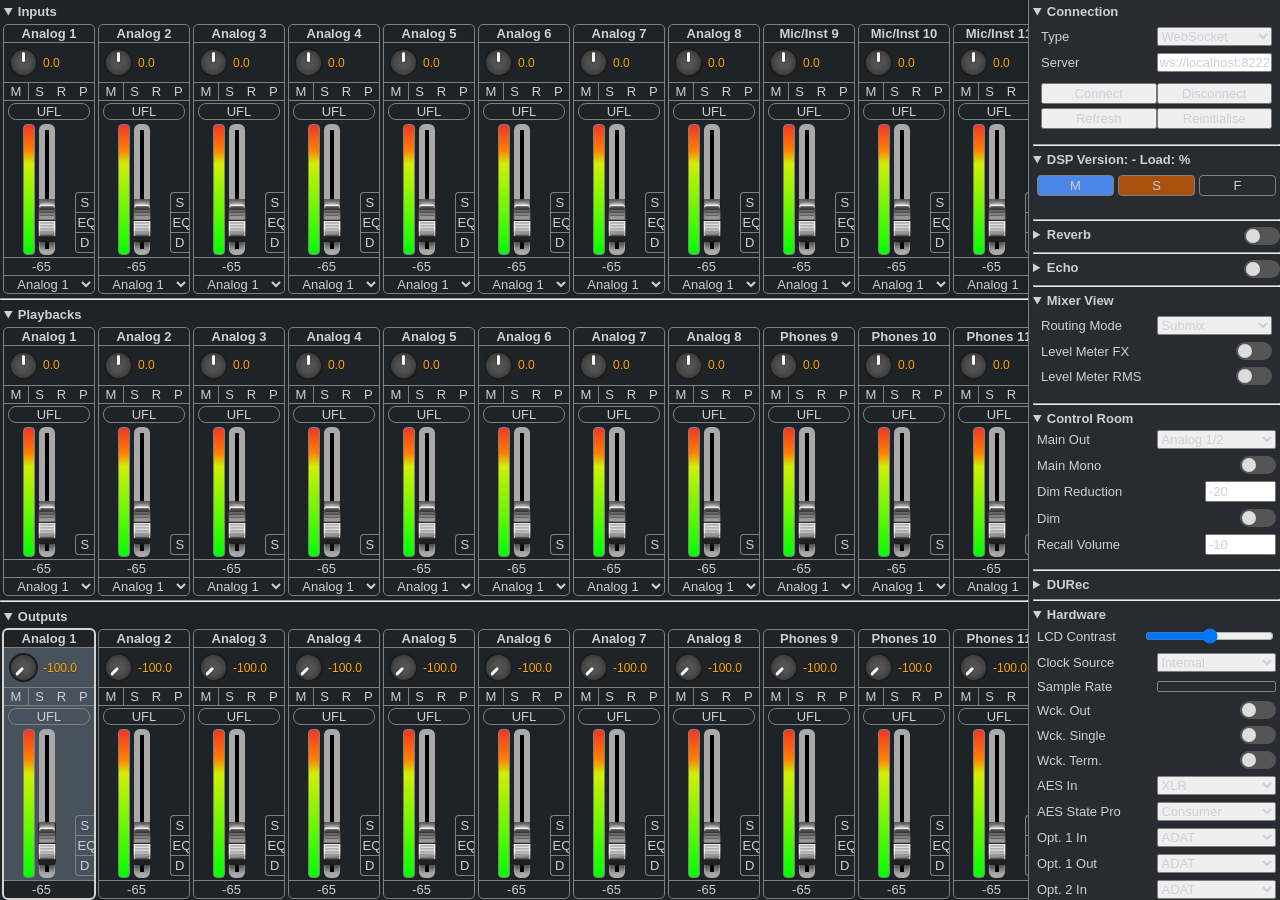
<file: index.html>
<!doctype html>
<html lang="en">
	<head>
		<title>oscmix Generic</title>
		<link rel="preload" href="css/theme/tm_dark_hi.css" as="style" />
		<link rel="stylesheet" href="css/theme/tm_dark_hi.css" />
		<link rel="stylesheet" href="css/base.css" />

		<link rel="preload" href="css/help.css" as="style" />
		<link rel="stylesheet" href="css/help.css" media="print" onload="this.media='all'" />
		<link rel="stylesheet" href="css/knob.css" />

		<link rel="modulepreload" href="js/oscmix.js" />
		<link rel="modulepreload" href="js/param.js" />
		<link rel="modulepreload" href="js/help.js" />
	</head>
	<body>
		<template id="channel-template">
			<div class="channel-outer">
				<input id="submix" class="submix" type="radio" form="view" name="submix" data-type="output" />
				<div class="channel">
					<form id="channel-name-form" class="channel-name-form">
						<input id="channel-name" class="channel-name" />
					</form>
					<label id="pan">					
						<div class="knob-target"></div>
                    </label>
					<div class="channel-mute">
						<label class="toggle-button mute-button">M
						    <input class="mute-checkbox" type="checkbox"/>
						</label>
						<label class="toggle-button solo-button">S
						    <input class="solo-checkbox" type="checkbox"/>
						</label>
						<label class="toggle-button record-button">R
						    <input class="record-checkbox" type="checkbox"/>
						</label>
						<label class="toggle-button play-button">P
						    <input class="play-checkbox" type="checkbox"/>
						</label>
					</div>
					<div id="channel-meter-value" class="channel-meter-value">
						<div id="volume-meter-value">UFL</div>
					</div>
					<div id="channel-volume" class="channel-volume">
						<div id="volume-meter" class="meter-wrapper">
							<div class="meter-fill" style="height: 0%"></div>
						</div>
						<input
						id="volume-range"
						type="range"
						orient="vertical"
						min="-65"
						max="6"
						step="0.1"
						value="-65"
						list="volume-values" />
						<div class="channel-panel-buttons">
							<label class="toggle-button"
								>S<input type="checkbox" class="channel-show-settings"
								/></label>
							<label class="toggle-button channel-show-eq-label" data-type="input output"
								>EQ<input type="checkbox" class="channel-show-eq"
								/></label>
							<label class="toggle-button channel-show-dynamics-label" data-type="input output"
								>D<input type="checkbox" class="channel-show-dynamics"
								/></label>
						</div>
					</div>
					<input
					class="channel-volume-number"
					id="volume-number"
					type="number"
					min="-65"
					max="6"
					value="-65"
					step="0.5" />
					<select class="channel-volume-output" id="volume-output" data-type="input playback"></select>
				</div>
				<div class="channel-panel channel-panel-settings">
					<fieldset>
						<label>Stereo
							<span>
								<input type="checkbox" id="stereo" class="stereo" />
							</span>
						</label>
						<label data-flags="hi-z">Instr.
							<span>
								<input type="checkbox" id="hi-z" />
							</span>
						</label>
						<label data-flags="48v">48V
							<span>
								<input type="checkbox" id="48v" />
							</span>
						</label>
						<label data-flags="reflevel">Ref. Level
							<select id="reflevel">
								<!-- options populated dynamically from device definition -->
							</select>
						</label>
						<label data-flags="gain">Gain
							<div class="knob-target"></div>
						</label>
						<!--							<label data-flags="eq/band1gain">bg1-->
						<!--								<div class="knob-target"></div>-->
						<!--							</label>-->
						<label data-flags="autoset">Autoset
							<span>
								<input type="checkbox" id="autoset" />
							</span>
						</label>
						<!---->
						<!--							<label data-flags="fx">FX-->
						<!--								<div class="knob-target"></div>-->
						<!--							</label>-->
						<label>FX
							<div class="fx-control">
								<input
								type="range"
								class="fx-slider"
								orient="vertical"
								min="-65"
								max="0"
								step="0.5"
								value="-65" />
								<input type="number" id="fx" min="-65" max="0" step="0.5" value="-65" />
							</div>
						</label>
						<!--						<label id="fx">-->
						<!--							<div class="knob-target"></div>-->
						<!--						</label>-->
						<label data-type="output">Crossfeed
							<select id="crossfeed">
								<option>Off</option>
								<option>crossfeed 1</option>
								<option>crossfeed 2</option>
								<option>crossfeed 3</option>
								<option>crossfeed 4</option>
								<option>crossfeed 5</option>
							</select>
						</label>
						<label class="stereo-field">M/S Proc<span><input type="checkbox" id="msproc" /></span></label>
						<label>Phase<span><input type="checkbox" id="phase" /></span></label>
						<label data-type="output">Loopback<span><input type="checkbox" id="loopback" value="0" /></span></label>
						<button id="roomeq-show" data-type="output" class="roomeq">Room EQ</button>
					</fieldset>
				</div>
				<div class="channel-panel channel-panel-eq" data-type="input output">
					<svg id="eq-plot" class="eq-plot">
						<path id="eq-grid" class="eq-grid" />
						<polyline id="eq-curve" class="eq-curve" />
					</svg>
					<details open>
						<summary>EQ<input type="checkbox" id="eq" class="eq" /></summary>
						<div class="eq-controls">
							<div>Band</div>
							<div>1</div>
							<div>2</div>
							<div>3</div>
							<div>Type</div>
							<select id="eq/band1type">
								<option value="PEAK">Peak</option>
								<option value="LOW_SHELF">Low Shelf</option>
								<option value="HIGH_PASS">High Pass</option>
								<option value="LOW_PASS">Low Pass</option>
							</select>
							<output>Peak</output>
							<select id="eq/band3type">
								<option value="PEAK">Peak</option>
								<option value="HIGH_SHELF">High Shelf</option>
								<option value="LOW_PASS">Low Pass</option>
								<option value="HIGH_PASS">High Pass</option>
							</select>
							<div>Gain</div>
							<input id="eq/band1gain" type="number" min="-20" max="20" step="0.5" />
							<input id="eq/band2gain" type="number" min="-20" max="20" step="0.5" />
							<input id="eq/band3gain" type="number" min="-20" max="20" step="0.5" />
							<div>Freq.</div>
							<input id="eq/band1freq" type="number" min="20" max="20000" />
							<input id="eq/band2freq" type="number" min="20" max="20000" />
							<input id="eq/band3freq" type="number" min="20" max="20000" />
							<div>Q</div>
							<input id="eq/band1q" type="number" min="0.4" max="9.9" step="0.1" />
							<input id="eq/band2q" type="number" min="0.4" max="9.9" step="0.1" />
							<input id="eq/band3q" type="number" min="0.4" max="9.9" step="0.1" />
							<!--
							<label data-flags="eq/band1gain">bg1
							<div class="knob-target"></div>
							</label>
							<osc-knob id="eq/band1gain" min="-20" max="20" step="0.5" value="0" unit="dB" size="40" position="bottom-right"></osc-knob>
							<osc-knob id="eq/band2gain" min="-20" max="20" step="0.5" value="0" unit="dB" size="40"  position="bottom-right"></osc-knob>
							<osc-knob id="eq/band3gain" min="-20" max="20" step="0.5" value="0" unit="dB" size="40" position="bottom-right"></osc-knob>
							<div>Freq.</div>
							<osc-knob id="eq/band1freq" min="20" max="20000" step="1" value="1000" unit="Hz" size="40"></osc-knob>
							<osc-knob id="eq/band2freq" min="20" max="20000" step="1" value="1000" unit="Hz" size="40"></osc-knob>
							<osc-knob id="eq/band3freq" min="20" max="20000" step="1" value="1000" unit="Hz" size="40"></osc-knob>
							<div>Q</div>
							<osc-knob id="eq/band1q" min="0.4" max="9.9" step="0.1" value="1.0" size="40"></osc-knob>
							<osc-knob id="eq/band2q" min="0.4" max="9.9" step="0.1" value="1.0" size="40"></osc-knob>
							<osc-knob id="eq/band3q" min="0.4" max="9.9" step="0.1" value="1.0" size="40"></osc-knob>
							-->
						</div>
					</details>
					<details open>
						<summary>Low Cut<input id="lowcut" class="lowcut" type="checkbox" /></summary>
						<fieldset>
							<label
								>Slope<select id="lowcut/slope">
									<option>6 dB/oct</option>
									<option>12 dB/oct</option>
									<option>18 dB/oct</option>
									<option>24 dB/oct</option>
								</select>
					</label>
							<label>Freq.<input id="lowcut/freq" type="number" min="20" max="500" /></label>
						</fieldset>
					</details>
				</div>
				<div class="channel-panel channel-panel-dynamics" data-type="input output">
					<details open>
						<summary>Dynamics<input id="dynamics" class="dynamics" type="checkbox" /></summary>
						<fieldset>
							<label>Gain<input id="dynamics/gain" type="number" min="-30" max="30" step="0.5" /></label>
							<label>Attack<input id="dynamics/attack" type="number" min="0" max="200" step="1" /></label>
							<label
								>Release<input id="dynamics/release" type="number" min="100" max="999" step="1"
								/></label>
							<label
								>Comp. Thres.<input id="dynamics/compthres" type="number" min="-60" max="0" step="0.5"
								/></label>
							<label
								>Comp. Ratio<input id="dynamics/compratio" type="number" min="1" max="10" step="0.1"
								/></label>
							<label
								>Exp. Thres.<input id="dynamics/expthres" type="number" min="-99" max="-20" step="0.5"
								/></label>
							<label
								>Exp. Ratio<input id="dynamics/expratio" type="number" min="1" max="10" step="0.1"
								/></label>
						</fieldset>
					</details>
					<details open>
						<summary>Auto Level<input id="autolevel" class="autolevel" type="checkbox" /></summary>
						<fieldset>
							<label>Max Gain
							    <input id="autolevel/maxgain" type="number" min="0" max="18" step="0.5"/>
							</label>
							<label>Headroom
							    <input id="autolevel/headroom" type="number" min="3" max="12" step="0.5"/></label>
							<label>Rise Time
							    <input id="autolevel/risetime" type="number" min="0.1" max="9.9" step="0.1"/>
							</label>
						</fieldset>
					</details>
				</div>
			</div>
		</template>
		<div id="channels">
			<details open><summary>Inputs</summary></details>
			<div id="inputs" class="channel-strip"></div>
			<hr />
			<details open><summary>Playbacks</summary></details>
			<div id="playbacks" class="channel-strip"></div>
			<hr />
			<details open><summary>Outputs</summary></details>
			<div id="outputs" class="channel-strip"></div>
		</div>
		<div id="sidebar">
				<details open>
				<summary>Connection<span id="connection-icon"></span></summary>
				<form id="connection">
					<fieldset class="custom-form">
						<label class="form-row">Type
							<select id="connection-type">
								<option id="connection-type-websocket" selected>WebSocket</option>
								<option id="connection-type-midi">MIDI</option>
							</select>
						</label>
						<label class="connection-midi form-row">MIDI Input
							<select id="connection-midi-input"></select>
						</label>
						<label class="connection-midi form-row">MIDI Output
							<select id="connection-midi-output"></select>
						</label>
						<label class="connection-websocket form-row">Server
							<input id="connection-websocket-address" size="1" value="ws://localhost:8222" />
						</label>
					</fieldset>
					<fieldset>
						<button id="connection-connect">Connect</button>
						<button id="connection-disconnect">Disconnect</button>
						<button id="connection-refresh">Refresh</button>
						<button id="connection-reinitialise">Reinitialise</button>
					</fieldset>
				</form>
			</details>
			<hr />

			<details open>
				<summary>
					DSP Version: <span id="hardware-dspvers"></span> - Load: <span id="hardware-dspload"></span>%
				</summary>
				<form id="global">
					<div class="controlroom-button-group">
						<label class="toggle-button" title="Global Mute Enable">
							M<input id="controlroom-muteenable" type="checkbox" />
						</label>
						<label class="toggle-button" title="Global Solo Enable">
							S<input id="main-soloenable" type="checkbox" />
						</label>
						<label class="toggle-button" title="Global AdHoc Fadergroup">
							F<input id="main-adhocfaderenable" type="checkbox" />
						</label>
					</div>
					<fieldset>
						<!--<label>DSP Load<output id="hardware-dspload"></output></label>-->
						<!--<label>DSP Version<output id="hardware-dspvers"></output></label>	-->
					</fieldset>
				</form>
			</details>
			<hr />
			<details>
				<summary>Reverb
					<label class="switch">
						<input id="reverb-enabled" type="checkbox" />
						<span class="slider"></span>
					</label>
				</summary>
				<fieldset>
					<label>Type
                        <select id="reverb-type">
							<option>Small Room</option>
							<option>Medium Room</option>
							<option>Large Room</option>
							<option>Walls</option>
							<option>Shorty</option>
							<option>Attack</option>
							<option>Swagger</option>
							<option>Old School</option>
							<option>Echoistic</option>
							<option>8plus9</option>
							<option>Grand Wide</option>
							<option>Thicker</option>
							<option>Envelope</option>
							<option>Gated</option>
							<option>Space</option>
						</select>
					</label>
					<label>Pre Delay<input id="reverb-predelay" type="number" min="0" max="999" step="1" /></label>
					<label>Low Cut<input id="reverb-lowcut" type="number" min="20" max="500" step="1" /></label>
					<label>Room Scale<input id="reverb-roomscale" type="number" min="0.5" max="3" step="0.01" /></label>
					<label>Attack<input id="reverb-attack" type="number" min="5" max="400" step="1" /></label>
					<label>Hold<input id="reverb-hold" type="number" min="5" max="400" step="1" /></label>
					<label>Release<input id="reverb-release" type="number" min="5" max="400" step="1" /></label>
					<label>High Cut<input id="reverb-highcut" type="number" min="2000" max="20000" step="100" /></label>
					<label>Time<input id="reverb-time" type="number" min="0.1" max="4.9" step="0.1" /></label>
					<label>High Damp<input id="reverb-highdamp" type="number" min="2000" max="20000" step="100"/></label>
					<label>Smooth<input id="reverb-smooth" type="number" min="0" max="100" step="1" /></label>
					<label>Volume<input id="reverb-volume" type="number" min="-65" max="6" step="0.5" /></label>
					<label>Width<input id="reverb-width" type="number" min="0" max="1" step="0.01" /></label>
				</fieldset>
			</details>
			<hr />	
			<details>
				<summary>Echo
					<label class="switch">
						<input id="echo-enabled" type="checkbox" />
						<span class="slider"></span>
					</label>
				</summary>
				<fieldset>
					<label>Type
                        <select id="echo-type">
							<option>Stereo Echo</option>
							<option>Stereo Cross</option>
							<option>Pong Echo</option>
						</select></label>
					<label>Delay<input id="echo-delay" type="number" min="0" max="2" step="0.01" /></label>
					<label>Feedback<input id="echo-feedback" type="number" min="0" max="100" step="1" /></label>
					<label>Width<input id="echo-width" type="number" min="0" max="1" step="0.01" /></label>
					<label>High Cut
                        <select id="echo-highcut">
							<option>Off</option>
							<option>16 kHz</option>
							<option>12 kHz</option>
							<option>8 kHz</option>
							<option>4 kHz</option>
							<option>2 kHz</option>
						</select>
					</label>
					<label>Volume<input id="echo-volume" type="number" min="-65" max="6" step="0.5" /></label>
				</fieldset>
			</details>
			<hr />
			<details open>
				<summary>Mixer View</summary>
				<form id="view">
					<fieldset class="custom-form">
						<label class="form-row">Routing Mode
							<select id="routing-mode" name="routingmode">
								<option value="submix">Submix</option>
								<option value="free">Free</option>
							</select>
						</label>
						<label class="form-row">Level Meter FX
							<div class="switch">
								<input id="meter-fx" name="meterfx" type="checkbox" />
								<span class="slider"></span>
							</div>
						</label>
						<label class="form-row">Level Meter RMS
							<div class="switch">
								<input id="meter-rms" name="meterrms" type="checkbox" />
								<span class="slider"></span>
							</div>
						</label>
					</fieldset>
				</form>
			</details>
			<hr />

			<details open>
				<summary>Control Room</summary>
				<fieldset class="custom-form">
					<label class="form-row">Main Out
						<select id="controlroom-mainout">
							<option>Analog 1/2</option>
							<option>Analog 3/4</option>
							<option>Analog 5/6</option>
							<option>Analog 7/8</option>
							<option>Phones 9/10</option>
							<option>Phones 11/12</option>
							<option>AES L/R</option>
							<option>ADAT 1/2</option>
							<option>ADAT 3/4</option>
							<option>ADAT 5/6</option>
							<option>ADAT 7/8</option>
							<option>ADAT 9/10</option>
							<option>ADAT 11/12</option>
							<option>ADAT 13/14</option>
							<option>ADAT 15/16</option>
						</select>
					</label>
					<label class="form-row">Main Mono
						<div class="switch">
							<input id="controlroom-mainmono" type="checkbox" />
							<span class="slider"></span>
						</div>
					</label>
					<label class="form-row">Dim Reduction
						<input id="controlroom-dimreduction" type="number" min="-65" max="0" step="0.1" value="-20" />
					</label>
					<label class="form-row">Dim
						<div class="switch">
							<input id="controlroom-dim" type="checkbox" />
							<span class="slider"></span>
						</div>
					</label>
					<label class="form-row">Recall Volume
						<input id="controlroom-recallvolume" type="number" min="-65" max="0" step="0.1" value="-10" />
					</label>
				</fieldset>
			</details>
			<hr />
			<details>
				<summary>DURec</summary>
				<fieldset class="custom-form">
					<label class="form-row">File:
						<select id="durec-file">
							<option value="-1">New Recording...</option>
						</select>
					</label>
					<label>Samplerate: <output id="durec-samplerate">---</output></label>
					<label>Channels: <output id="durec-channels">--</output></label>
					<label class="form-row">Time:
						<input type="range" id="durec-time" min="0" max="0" step="1" />
					</label>
					<output id="durec-time-display">00:00:00</output>
					<div class="durec-controls">
						<button id="durec-record">Record</button>
						<button id="durec-play">Play</button>
						<button id="durec-stop">Stop</button>
						<button id="durec-delete">Delete</button>
					</div>
				</fieldset>
			</details>
			<hr />
			<details open>
				<summary>Hardware</summary>
				<fieldset class="custom-form">
					<label class="form-row">LCD Contrast
						<input
						type="range"
						id="hardware-lcdcontrast"
						orient="horizontal"
						min="-20"
						max="20"
						step="1"
						value="0" />
					</label>
					<label class="form-row">Clock Source
						<select id="clock-source">
							<option>Internal</option>
							<option>Word Clock</option>
							<option>AES (S/PDIF)</option>
							<option>Opt. 1 (AES)</option>
							<option>Opt. 2 (Optical)</option>
							<option>MADI Opt.</option>
							<option>MADI Coax.</option>
						</select>
					</label>
					<label class="form-row">Sample Rate<output id="clock-samplerate"></output></label>
					<label class="form-row">Wck. Out
						<div class="switch">
							<input id="clock-wckout" type="checkbox" />
							<span class="slider"></span>
						</div>
					</label>
					<label class="form-row">Wck. Single
						<div class="switch">
							<input id="clock-wcksingle" type="checkbox" />
							<span class="slider"></span>
						</div>
					</label>
					<label class="form-row">Wck. Term.
						<div class="switch">
							<input id="clock-wckterm" type="checkbox" />
							<span class="slider"></span>
						</div>
					</label>
					<label class="form-row">AES In
						<select id="hardware-aesin">
							<option>XLR</option>
							<option>Opt. 2</option>
						</select>
					</label>
					<label class="form-row">AES State Pro
						<select id="hardware-spdifout">
							<option>Consumer</option>
							<option>Professional</option>
						</select></label>
					<label class="form-row">Opt. 1 In
						<select id="hardware-opticalin">
							<option>ADAT</option>
							<option>S/PDIF</option>
						</select>
					</label>
					<label class="form-row">Opt. 1 Out
						<select id="hardware-opticalout">
							<option>ADAT</option>
							<option>S/PDIF</option>
						</select>
					</label>
					<label class="form-row">Opt. 2 In
						<select id="hardware-opticalin2">
							<option>ADAT</option>
							<option>S/PDIF</option>
							<option>AES</option>
						</select>
					</label>
					<label class="form-row">Opt. 2 Out
						<select id="hardware-opticalout2">
							<option>ADAT</option>
							<option>S/PDIF</option>
							<option>AES</option>
						</select>
					</label>
					<label class="form-row">MADI In
						<select id="hardware-madiinput">
							<option>Optical</option>
							<option>Coaxial</option>
							<option>Auto</option>
							<option>Split</option>
						</select>
					</label>
					<label class="form-row">MADI Out
						<select id="hardware-madioutput">
							<option>Optical</option>
							<option>Mirror</option>
							<option>Split</option>
						</select>
					</label>
					<label class="form-row">MADI Frame
						<select id="hardware-madiframe">
							<option>96K Frame</option>
							<option>48K Frame</option>
						</select>
					</label>
					<label class="form-row">MADI Format
						<select id="hardware-madiformat">
							<option>56 (28) ch</option>
							<option>64 (32 ch)</option>
						</select>
					</label>
					<label class="form-row">Record EQ+D
						<div class="switch">
							<input id="hardware-eqdrecord" type="checkbox" />
							<span class="slider"></span>
						</div>
					</label>
					<label class="form-row">DSP Available
						<output id="hardware-dspavail"></output>
					</label>
					<label class="form-row">DSP Status
						<output id="hardware-dspstatus"></output>
					</label>
					<label class="form-row">CC Mode
						<select id="hardware-ccmode">
							<option>Off</option>
							<option>On</option>
						</select>
					</label>
					<label class="form-row">Interface Mode
						<select id="hardware-interfacemode">
							<option>Auto</option>
							<option>USB2</option>
							<option>USB3</option>
							<option>CC</option>
						</select>
					</label>
					<label class="form-row">CC Mix
						<select id="hardware-ccmix">
							<option>TotalMix</option>
							<option>6 ch. + phones</option>
							<option>8 ch.</option>
							<option>20 ch.</option>
						</select>
					</label>

					<label class="form-row">CC Routing
						<select id="hardware-ccrouting">
							<option>All Ch.</option>
							<option>Phones</option>
						</select>
					</label>
					<label class="form-row">Standalone MIDI
						<select id="hardware-standalonemidi">
							<option>Off</option>
							<option>MIDI 1</option>
							<option>MIDI 2</option>
						</select>
					</label>
					<label class="form-row">Standalone ARC
						<select id="hardware-standalonearc">
							<option>Volume</option>
							<option>1s Op</option>
							<option>Normal</option>
						</select>
					</label>
				</fieldset>
			</details>
			<hr />
			<details>
				<summary>Keys</summary>
				<fieldset class="custom-form">
					<label>Lock Keys
						<select id="hardware-lockkeys">
							<option>Off</option>
							<option>Keys</option>
							<option>All</option>
						</select>
					</label>
					<label class="form-row">Remap Keys
						<div class="switch">
							<input id="hardware-remapkeys" type="checkbox" />
							<span class="slider"></span>
						</div>
					</label>
					<label>MIC / GAIN
						<select id="hardware-programkey01"></select>
					</label>
					<label>REC / PLAY
						<select id="hardware-programkey02"></select>
					</label>
					<label>CHAN / MIX
						<select id="hardware-programkey03"></select>
					</label>
					<label>SETUP / REV
						<select id="hardware-programkey04"></select>
					</label>
				</fieldset>
			</details>
            <hr />
            <details>
				<summary>Setups</summary>
				<form id="setup" title="Setup Slots">
					<div class="controlroom-button-group">
						<fieldset class="custom-form">
							<label class="toggle-button form-row" title="Setup 1">Setup 1
								<input type="radio" name="setup-slot" value="0" class="setup-slot" />
							</label>
							<label class="toggle-button form-row" title="Setup 2">Setup 2
								<input type="radio" name="setup-slot" value="1" class="setup-slot" />
							</label>
							<label class="toggle-button form-row" title="Setup 3">Setup 3
								<input type="radio" name="setup-slot" value="2" class="setup-slot" />
							</label>
							<label class="toggle-button form-row" title="Setup 4">Setup 4
								<input type="radio" name="setup-slot" value="3" class="setup-slot" />
							</label>
							<label class="toggle-button form-row" title="Setup 5">Setup 5
								<input type="radio" name="setup-slot" value="4" class="setup-slot" />
							</label>
							<label class="toggle-button form-row" title="Setup 6">Setup 6
								<input type="radio" name="setup-slot" value="5" class="setup-slot" />
							</label>
						</fieldset>
					</div>
					<div class="controlroom-button-group">
						<label class="toggle-button" title="Store current state into selected setup slot on device">
							Store<input id="store-button" type="checkbox" />
						</label>
						<label class="toggle-button" title="Load selected setup state from device (Doesn't work yet - needs to be implemented)">
							Load<input id="load-button" type="checkbox" />
						</label>
					</div>
					<!--
					<div class="store-action">
					<button type="button" id="store-button" class="toggle-button">Store</button>
					</div>-->
				</form>
			</details>
			<hr />
			<details>
				<summary>ARC USB</summary>
				<fieldset class="custom-form">
					<label class="form-row" title="Open ARC USB Control Window">ARC Control
						<button id="open-arc-control">Open ARC</button>
					</label>
				</fieldset>
			</details>
			<hr />
				<details>
				<summary>UI Settings</summary>
				<fieldset class="custom-form">
					<label class="form-row" title="Shows Help for URL Parameters">Help:
						<button class="help-button" id="url-help-button">Open</button>
					</label>
				</fieldset>
				<form id="ui-settings">
					<fieldset>
						<label title="Select your preferred UI Theme">Theme:
							<select id="ui-style-select">
								<option value="css/theme/tm_dark_hi.css">TM Dark (High Contrast)</option>
								<option value="css/theme/tm_dark.css">TM Dark</option>
								<option value="css/theme/tm_light.css">TM Light</option>
								<option value="css/theme/led_light.css">LED Light</option>
								<option value="css/theme/default.css">Minimal</option>
								<option value="css/theme/cust.css">Custom</option>
							</select>
						</label>
					</fieldset>
				</form>
			</details>
			<hr />
			<div id="help-container"></div>
			<details>
				<summary>Debug</summary>
				<form id="debug">
					<fieldset>
						<legend>Console Log</legend>
						<label title="Logs incoming OSC Messages in Broser Console. For better Performance, disable if not needed.">
							<input type="checkbox" id="debug-incoming"> Incoming OSC
						</label>
						<label title="Logs outgoing OSC Messages in Broser Console. For better Performance, disable if not needed.">
							<input type="checkbox" id="debug-outgoing"> Outgoing OSC
						</label>
						<label title="Logs other OSC Messages in Broser Console. For better Performance, disable if not needed.">
							<input type="checkbox" id="debug-other"> Other OSC
						</label>
						<label title="Logs Level-Meter OSC Messages in Broser Console. Floods the Console! Eenable only if needed.">
							<input type="checkbox" id="debug-level"> Levels
						</label>
						<label title="Logs ARC USB related OSC Messages in Broser Console. For better Performance, disable if not needed.">
							<input type="checkbox" id="debug-arc"> ARC messages
						</label>
					</fieldset>	
						<hr />
					<fieldset>
						<legend>Register/Value</legend>
						<label>Reg (0x...)
							<input id="debug-register" />
						</label>
						<label>Val (0x...)
							<input id="debug-value" />
						</label>
						<label>Send to Unit
							<button id="debug-set-register">Fire!</button>
						</label>
					</fieldset>
				</form>
			</details>
			<hr />
		</div>
		<datalist id="volume-values">
			<option value="6" label="6 dB"></option>
			<option value="0" label="0 dB"></option>
			<option value="-6" label="-6 dB"></option>
			<option value="-18" label="-18 dB"></option>
			<option value="-42" label="-42 dB"></option>
		</datalist>
		<datalist id="programkey-options">
				<option>Default</option>
				<option>Load Setup 1</option>
				<option>Load Setup 2</option>
				<option>Load Setup 3</option>
				<option>Load Setup 4</option>
				<option>Load Setup 5</option>
				<option>Load Setup 6</option>
				<option>DIM</option>
				<option>Recall</option>
				<option>Mute Enable</option>
				<option>Main Mono</option>
				<option>Main Mute</option>
				<option>Main Out Low Cut</option>
				<option>Main Out EQ</option>
				<option>Main Out Dynamics</option>
				<option>Main Out AutoLevel</option>
				<option>Phones 9/10 Mute</option>
				<option>Phones 9/10 Low Cut</option>
				<option>Phones 9/10 EQ</option>
				<option>Phones 9/10 Dynamics</option>
				<option>Phones 9/10 AutoLevel</option>
				<option>Phones 11/12 Mute</option>
				<option>Phones 11/12 Low Cut</option>
				<option>Phones 11/12 EQ</option>
				<option>Phones 11/12 Dynamics</option>
				<option>Phones 11/12 AutoLevel</option>
				<option>Reverb enable</option>
				<option>Echo enable</option>
				<option>Durec Record</option>
				<option>Durec Play/Pause</option>
				<option>Durec Stop</option>
				<option>Durec Previous</option>
				<option>Durec Next</option>
				<option>TotalMix FX</option>
		</datalist>
		<script>
			window.addEventListener("DOMContentLoaded", function () {
				if (typeof configureFromUrl === "function") {
					configureFromUrl();
				}
				if (typeof initHelp !== "undefined") {
					initHelp();
				}
			});
		</script>
		<script type="module" src="js/oscmix.js" defer></script>
		<script src="js/param.js" defer></script>
		<script src="js/help.js" defer></script>
		<script type="module" src="js/knob.js" defer></script>
	</body>
</html>
</file>
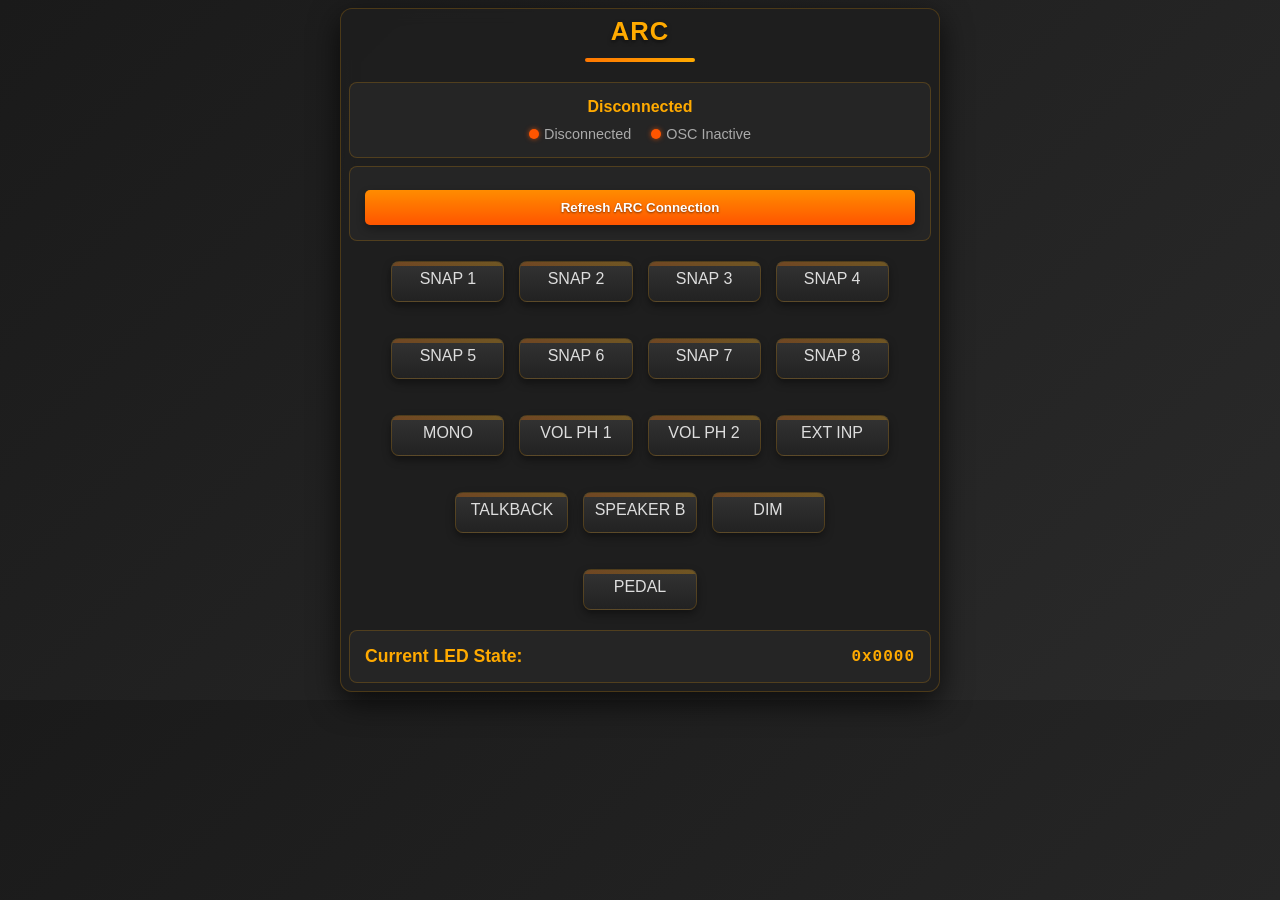
<file: arc.html>
<!DOCTYPE html>
<html lang="en">
	<head>
		<link rel="stylesheet" href="css/arc.css" />
		<meta charset="UTF-8">
		<meta name="viewport" content="width=device-width, initial-scale=1.0">
		<title>ARC Control Panel</title>

	</head>
	<body>
		<div class="panel-container">
			<h1>ARC</h1>

			<div class="device-info">
				<div class="device-name" id="device-name">Disconnected</div>
				<div class="device-status">
					<div class="status-indicator">
						<div class="status-dot" id="connection-status-dot"></div>
						<span id="connection-status-text">Disconnected</span>
					</div>
					<div class="status-indicator">
						<div class="status-dot" id="osc-status-dot"></div>
						<span id="osc-status-text">OSC Inactive</span>
					</div>
				</div>
			</div>
			<div class="instructions">
				<button class="refresh-btn" id="refresh-status">Refresh ARC Connection</button>
			</div>
			<div class="led-controls">
				<!-- Row 1 -->
				<div class="led-row">
					<button class="led-btn" data-led-index="0">
						SNAP 1
						<span class="led-index"></span>
					</button>
					<button class="led-btn" data-led-index="1">
						SNAP 2
						<span class="led-index"></span>
					</button>
					<button class="led-btn" data-led-index="2">
						SNAP 3
						<span class="led-index"></span>
					</button>
					<button class="led-btn" data-led-index="3">
						SNAP 4
						<span class="led-index"></span>
					</button>
				</div>
				<!-- Row 2 -->
				<div class="led-row">
					<button class="led-btn" data-led-index="4">
						SNAP 5
						<span class="led-index"></span>
					</button>
					<button class="led-btn" data-led-index="5">
						SNAP 6
						<span class="led-index"></span>
					</button>
					<button class="led-btn" data-led-index="6">
						SNAP 7
						<span class="led-index"></span>
					</button>
					<button class="led-btn" data-led-index="7">
						SNAP 8
						<span class="led-index"></span>
					</button>
				</div>
				<!-- Row 3 -->
				<div class="led-row">
					<button class="led-btn" data-led-index="8">
						MONO
						<span class="led-index"></span>
					</button>
					<button class="led-btn" data-led-index="9">
						VOL PH 1
						<span class="led-index"></span>
					</button>
					<button class="led-btn" data-led-index="10">
						VOL PH 2
						<span class="led-index"></span>
					</button>
					<button class="led-btn" data-led-index="11">
						EXT INP
						<span class="led-index"></span>
					</button>
				</div>
				<!-- Row 4 -->
				<div class="led-row led-row-last">
					<button class="led-btn" data-led-index="12">
						TALKBACK
						<span class="led-index"></span>
					</button>
					<button class="led-btn" data-led-index="13">
						SPEAKER B
						<span class="led-index"></span>
					</button>
					<button class="led-btn" data-led-index="14">
						DIM
						<span class="led-index"></span>
					</button>
				</div>
				<div class="led-row">
					<button class="led-btn" data-led-index="15">
						PEDAL
						<span class="led-index"></span>
					</button>
				</div>
			</div>


			<div class="status-bar">
				<div class="current-state">Current LED State:</div>
				<div class="hex-value">0x0000</div>
			</div>
		</div>


			<script>
				let currentLedState = 0x0000;
				function sendOSCCommand(value) {
					if (window.opener) {
						window.opener.postMessage({
							type: 'OSC_COMMAND',
							command: '/setup/arcleds',
							args: [value]
						}, '*');
					}
				}
				function updateConnectionStatus(data) {
					const connectionDot = document.getElementById('connection-status-dot');
					const connectionText = document.getElementById('connection-status-text');
					const oscDot = document.getElementById('osc-status-dot');
					const oscText = document.getElementById('osc-status-text');
					const deviceName = document.getElementById('device-name');
					if (data.deviceName) {
						deviceName.textContent = data.deviceName;
					}
					if (data.connected) {
						connectionDot.classList.add('connected');
						connectionText.textContent = 'Connected';
					} else {
						connectionDot.classList.remove('connected');
						connectionText.textContent = 'Disconnected';
					}
					if (data.oscActive) {
						oscDot.classList.add('connected');
						oscText.textContent = 'OSC Active';
					} else {
						oscDot.classList.remove('connected');
						oscText.textContent = 'OSC Inactive';
					}
				}
				document.addEventListener('DOMContentLoaded', () => {
					const ledButtons = document.querySelectorAll('.led-btn');
					const hexValueDisplay = document.querySelector('.hex-value');
					const refreshBtn = document.getElementById('refresh-status');
					ledButtons.forEach(btn => {
						const index = parseInt(btn.dataset.ledIndex);
						btn.addEventListener('click', () => {
							const bitMask = 1 << index;
							currentLedState ^= bitMask;
							btn.classList.toggle('active', (currentLedState & bitMask) !== 0);
							const hexValue = currentLedState.toString(16).padStart(4, '0').toUpperCase();
							hexValueDisplay.textContent = `0x${hexValue}`;
							sendOSCCommand(currentLedState);
							btn.style.transform = 'scale(0.95)';
							setTimeout(() => {
								btn.style.transform = '';
							}, 200);
						});
					});
					window.addEventListener('message', (event) => {
						if (event.data.type === 'CONNECTION_STATUS') {
							updateConnectionStatus(event.data);
						}
					});
					refreshBtn.addEventListener('click', () => {
						if (window.opener) {
							window.opener.postMessage({ type: 'REQUEST_STATUS_UPDATE' }, '*');
						}
					});
					if (window.opener) {
						window.opener.postMessage({ type: 'REQUEST_INITIAL_DATA' }, '*');
					}
				});
			</script>
	</body>
</html>
</file>
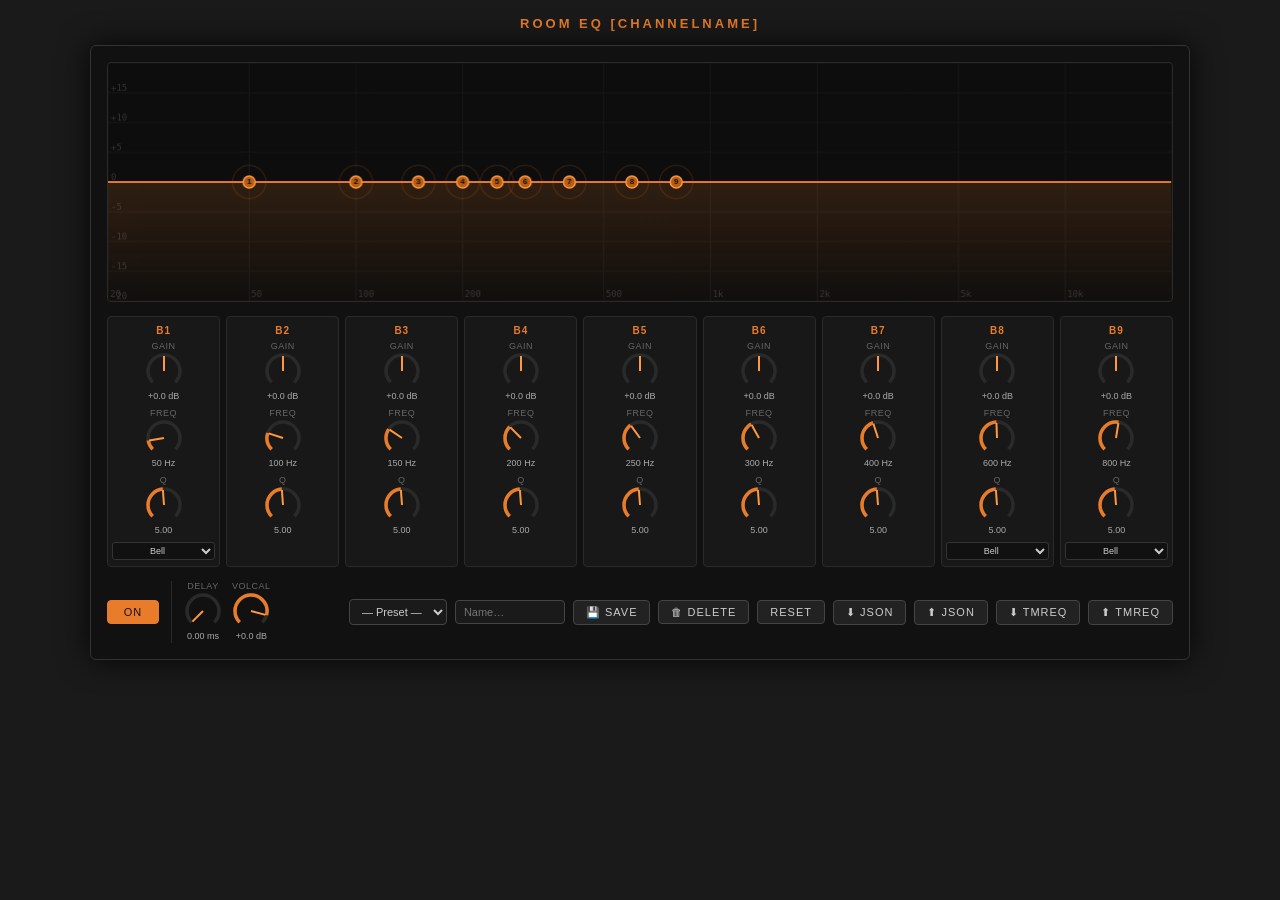
<file: roomEq.html>
<!DOCTYPE html>
<html lang="en">
<head>
<meta charset="UTF-8"/>
<meta name="viewport" content="width=device-width, initial-scale=1.0"/>
<title>Room EQ</title>
<link rel="stylesheet" href="css/roomEq.css">
</head>
<body>

<h1>Room EQ [ChannelName]</h1>

<div class="eq-container">
  <canvas id="eqCanvas"></canvas>
  <div class="bands" id="bandsContainer"></div>
  <div class="toolbar">
    <div class="toolbar-left">
      <button class="bypass-btn state-on" id="bypassBtn" onclick="toggleBypass()">On</button>
      <div class="extra-knobs" id="extraKnobContainer"></div>
    </div>
    <div class="toolbar-right">
      <select class="preset-select" id="presetSelect">
        <option value="">— Preset —</option>
      </select>
      <input class="preset-name-input" id="presetName" type="text" placeholder="Name…"/>
      <button onclick="savePreset()">💾 Save</button>
      <button onclick="deletePreset()">🗑 Delete</button>
      <button onclick="resetEQ()">Reset</button>
      <button onclick="exportJSON()">⬇ JSON</button>
      <button onclick="document.getElementById('importFileInput').click()">⬆ JSON</button>
      <button onclick="exportTmreq()">⬇ tmreq</button>
      <button onclick="document.getElementById('importTmreqInput').click()">⬆ tmreq</button>
      <input type="file" id="importFileInput"   accept=".json"  onchange="importJSON(event)"/>
      <input type="file" id="importTmreqInput"  accept=".tmreq" onchange="importTmreq(event)"/>
    </div>
  </div>
</div>
<div class="tooltip" id="tooltip"></div>
<script src="js/roomEq.js" defer></script>
</body>
</html>
</file>
<file: css/theme/tm_dark_hi.css>
:root {

	/* Dimensions */
	--channel-width: 90px;
	--sidebar-width: 19em;

	/* Base Colors */
	--background-color: #1E2328;
	--background-sidebar-color: #282c30;
	--background-submix-color: #47525C;
	--text-color: #d0ced6;
	--text-highlight-color: #fbf8f8;
	--border-color: gray;
	--border-highlight-color: lightgray;

	/* Base Toggle-Button colors */
	--toggle-hover-color: #606a6f;
	--toggle-active-color: #f8f8f8;
	--toggle-checked-color: #ccc;

	/* Mute, Solo & AdHoc Fader colors */
	--mute-color: #4a86e8;
	--mute-highlight-color: #1a45ee;
	--mute-highlight-color-shadow: rgba(0, 95, 252, 0.8);
	--solo-color: #dd5f00b5;
	--solo-highlight-color: #f67c0a;
	--solo-highlight-color-shadow: rgba(255, 102, 0, 0.8);
	--adhoc-color: #ffffff00;
	--adhoc-highlight-color: #d39f27;
	--adhoc-highlight-color-shadow: rgb(122 99 42 / 82%);

	/* Store/Load Button colors */
	--store-color: #f8000085;
	--store-highlight-color: #f80000;
	--store-highlight-color-shadow: rgb(255 0 0 / 82%);
	--load-color: rgba(0, 248, 0, 0.53);
	--load-highlight-color: #00f800;
	--load-highlight-color-shadow: rgb(255 0 0 / 82%);

	/* Meter-colors */
	--meter-red: #f33628;
	--meter-orange: #ff8100;
	--meter-yellow: #d1f000;
	--meter-green: #03ff00;
	--meter-bg-color: #222;
	
	/* EQ-colors */
	--eq-plot-bg: linear-gradient(to right, #400000, #004000, #000040);

	/* Knob-colors */
	--knob-bg-color: #555;
	--knob-border-color: orange;
	--knob-marker-color: #fff;

	/* FX-colors */
	--fx-ring-green: #00ff00;
	--fx-ring-yellow: #ffff00;
	--fx-ring-orange: #ff7f00;
	--fx-ring-red: #ff0000;
	--fx-center-bg: #444;
	--fx-center-border: #00ffa1;

	/* Switch widget colors */
	--switch-off-color: #555;
	--switch-on-color: #5588FF;
	--switch-thumb-color: #ddd;
}

* {
	font-family: sans-serif;
	color: var(--text-color);
	font-size: small;
}

body {
	display: flex;
	margin: 0;
	background-color: var(--background-color);
	scrollbar-color: var(--border-color) var(--background-color);
}

html, body {
	height: 100%;
}

summary {
	font-weight: bold;
	overflow: hidden;
}

summary > input {
	float: right;
}

fieldset {
	display: grid;
	grid-template-columns: repeat(2, minmax(0, 1fr));
	border: 0;
	padding: 0;
}

fieldset > label {
	display: contents;
}
fieldset > label[hidden] {
	display: none;
}

fieldset span:has(input[type="checkbox"]) {
	text-align: right;
}

fieldset output {
	border: 1px solid var(--border-color);
	border-radius: 2px;
}

output {
	font-size: smaller;
	padding: 2px;
}

.toggle-button {
	font-size: small;
	border: 1px solid var(--border-color);
	text-align: center;
	padding: 2px;
}

.toggle-button > input[type="checkbox"] {
	display: none;
}

.toggle-button:hover {
	background-color: var(--toggle-hover-color);
}

.toggle-button:active {
	background-color: var(--toggle-active-color);
}

.toggle-button:has(> input[type="checkbox"]:checked) {
	background-color: var(--toggle-checked-color);
	color: var(--background-color);
}

/* Mute & Solo Buttons */
.toggle-button.mute-button:has(> .mute-checkbox:checked) {
	background-color: var(--mute-color) !important;
	color: var(--text-highlight-color);
}

.toggle-button.solo-button:has(> .solo-checkbox:checked) {
	background-color: var(--solo-color) !important;
	color: var(--text-highlight-color);
}

/* Rec & Play Buttons */
.toggle-button.record-button:has(> .record-checkbox:checked) {
	background-color: red !important;
	color: var(--text-highlight-color);
}

.toggle-button.play-button:has(> .play-checkbox:checked) {
	background-color: green !important;
	color: var(--text-highlight-color);
}

/* Setup Slots & Store Buttons */
.toggle-button.slot-button:has(> .slot-checkbox:checked) {
	background-color: var(--mute-color);
	color: var(--text-highlight-color);
}

.toggle-button.store-button:has(> .store-checkbox:checked) {
	background-color: red;
	color: var(--text-highlight-color);
}

.toggle-button.load-button:has(> .load-checkbox:checked) {
	background-color: greenyellow;
	color: var(--text-highlight-color);
}

/* Highlight if Global Mute/Solo enabled */
body.global-mute-enabled .toggle-button.mute-button:has(> .mute-checkbox:checked) {
	background-color: var(--mute-highlight-color) !important;
	box-shadow: 0 0 8px 2px var(--mute-highlight-color-shadow);
}

body.global-solo-enabled .toggle-button.solo-button:has(> .solo-checkbox:checked) {
	background-color: var(--solo-highlight-color) !important;
	box-shadow: 0 0 8px 2px var(--solo-highlight-color-shadow);
}

#sidebar {
	background-color: var(--background-sidebar-color);
	border-left: 1px solid var(--border-color);
	overflow-y: auto;
	padding: 4px 0 4px 4px;
	flex: 0 0 var(--sidebar-width);
}

#sidebar > details > :not(:first-child) {
	padding: 4px;
}

#sidebar fieldset {
	row-gap: 4px;
	padding: 4px;
	margin: 0;
}

#connection-icon {
	float: right;
	font-weight: normal;
	font-size: smaller;
}

#connection-icon::after {
	margin-left: 2px;
}

#connection-icon[data-state="connected"]::after {
	content: "\1F7E2";
}

#connection-icon[data-state="failed"]::after {
	content: "\274C";
}

label:has(#connection-type:not([data-value="MIDI"])) ~ .connection-midi {
	display: none;
}

label:has(#connection-type:not([data-value="WebSocket"])) ~ .connection-websocket {
	display: none;
}

#channels {
	display: flex;
	flex-direction: column;
	flex-grow: 1;
	overflow: auto;
}

#channels > details {
	padding: 4px;
}

/* HACK: it seems display: flex doesn't work properly in <details> */
#channels > details:not([open]) + .channel-strip {
	display: none;
}

#channels > hr {
	margin: 3px 0;
}

.channel-strip {
	flex-basis: 400px;
	display: flex;
	flex-shrink: 1;
	min-height: 200px;
	overflow-x: auto;
	column-gap: 5px;
	padding: 2px 4px;
}

.channel-outer {
	display: flex;
	outline: 1px solid var(--border-color);
	border-radius: 4px;
	overflow: clip;
}

.channel-outer [data-flags]:not(
.channel-outer[data-flags~="input"] [data-flags~="input"],
.channel-outer[data-flags~="output"] [data-flags~="output"],
.channel-outer[data-flags~="playback"] [data-flags~="playback"],
.channel-outer[data-flags~="48v"] [data-flags~="48v"],
.channel-outer[data-flags~="hi-z"] [data-flags~="hi-z"],
.channel-outer[data-flags~="reflevel"] [data-flags~="reflevel"],
.channel-outer[data-flags~="gain"] [data-flags~="gain"],
.channel-outer[data-flags~="autoset"] [data-flags~="autoset"])
{
	display: none;
}

:root:has(#routing-mode > option:checked[value="submix"]) .channel-outer:has(.submix:checked) {
	outline: 2px solid var(--border-highlight-color);
	background-color: var(--background-submix-color);
}

.submix {
	display: none;
}

.channel-outer.channel-right:has(.stereo:checked) {
	display: none;
}

.channel {
	display: flex;
	flex-direction: column;
	width:  var(--channel-width);
}

.channel > * {
	border: 0;
}

.channel > :not(:last-child) {
	border-bottom: 1px solid var(--border-color);
}

.channel:has(.channel-show-settings:not(:checked)) ~ .channel-panel-settings {
	width: 0;
	padding: 0;
	border-left-width: 0;
	overflow: hidden;
}

.channel:has(.channel-show-eq:not(:checked)) ~ .channel-panel-eq {
	width: 0;
	padding: 0;
	border-left-width: 0;
	overflow: hidden;
}

.channel:has(.channel-show-dynamics:not(:checked)) ~ .channel-panel-dynamics {
	width: 0;
	padding: 0;
	border-left-width: 0;
	overflow: hidden;
}

.channel-name-form {
	display: flex;
	flex-direction: column;
}

.channel-name {
	text-align: center;
	font-weight: bold;
	border: 0;
	background-color: var(--background-color);
}

.channel-name:read-only {
	outline: none;
}

.channel-pan {
	text-align: center;
	height: 80px;
	width: 80px;
}

.channel-pan[type="range"] {
	appearance: none;
	border-radius: 4px;
	border: 1px solid green;
	background-color: darkgray;
}

.channel-volume input[type="range"] {
	appearance: none;
	width: 4px;
	border-radius: 6px;
	border: 6px solid darkgray;
	background-color: black
}

.channel-volume input[type="range"]::-webkit-slider-thumb {
	appearance: none;
	width: 18px;
	height: 54px;
	background: url('../../img/fader_silver.png') no-repeat;
	background-size: 18px 54px;
	background-position: 0 1px;
	transform: translateY(3px);
	margin-left: -18px;
}

.channel-volume input[type="range"]::-moz-range-thumb {
	width: 18px;
	height: 54px;
	background: url('../../img/fader_silver.png') no-repeat;
	background-size: 18px 54px;
	background-position: 0 1px;
	transform: translateY(3px);
	margin-left: -18px;
	border: none;
}

input[type=range]:focus {
	outline: none;
}

.channel-mute {
	display: flex;
	justify-content: center;
}

.channel-mute > label {
	border-width: 0;
	padding-block: 1px;
	flex-grow: 1;
}

.channel-mute > label:first-of-type {
	border-right-width: 1px;
}

.channel-meter-value {
	display: flex;
	justify-content: space-evenly;
	margin: 2px 4px;
	border: 1px solid var(--border-color);
	border-radius: 8px;
	font-size: 0.75em;
}

.channel-volume {
	display: flex;
	flex-grow: 1;
	min-height: 0;
}

.channel-volume meter {
	min-width: 22%;
	height: auto;
}

.channel-volume meter::-webkit-meter-optimum-value {
	transition: 0.1s inline-size;
	background: linear-gradient(to top,
	var(--meter-green) 0%,
	var(--meter-yellow) 65%,
	var(--meter-red) 100%
	);
}

.channel-volume meter + meter {
	margin-left: 0;
}

.channel-volume meter:not(:only-of-type) {
	block-size: 8px;
}

.channel-volume meter::-webkit-meter-suboptimum-value {
	background: var(--meter-yellow);
}

.channel-volume meter::-webkit-meter-even-less-good-value {
	background: var(--meter-red);
}

.channel-volume meter:-moz-meter-optimum {
	background: var(--meter-green);
}

.channel-volume meter:-moz-meter-sub-optimum {
	background: var(--meter-yellow);
}

.channel-volume meter:-moz-meter-sub-sub-optimum {
	background: var(--meter-red);
}

.channel-volume > :first-child {
	margin-left: auto;
}

.channel-volume > input[type="range"] {
	margin-right: auto;
}

.channel-volume > :where(meter, input[type="range"]) {
	writing-mode: vertical-lr;
	direction: rtl;
	margin: 2px 0;
}

.channel-volume-number {
	text-align: center;
	background-color: var(--background-color);
}

.channel-volume-output {
	text-align: center;
	background-color: var(--background-color);
}

.channel-volume-output option:disabled {
	display: none;
}

.channel-panel-buttons {
	margin-top: auto;
	margin-bottom: 4px;
	width: 1.5em;
}

.channel-panel-buttons .toggle-button {
	display: block;
	border-width: 1px 0 0 1px;
}

.channel-panel-buttons .toggle-button:first-child {
	border-top-left-radius: 4px;
}

.channel-panel-buttons .toggle-button:last-child {
	border-bottom-width: 1px;
	border-bottom-left-radius: 4px;
}

.channel:has(~ .channel-panel-eq :is(.eq, .lowcut):checked) .channel-show-eq-label,
.channel:has(~ .channel-panel-dynamics :is(.dynamics, .autolevel):checked) .channel-show-dynamics-label,
.channel:has(~ .channel-panel-settings :is(.roomeq, .loopback, .crossfeed):checked) .channel-show-settings-label
{
	box-shadow: inset 0 0 1.5em selecteditem;
}

.channel-panel-settings:has(.stereo:not(:checked)) .stereo-field {
		width: 0;
	padding: 0;
	border-left-width: 0;
	overflow: hidden;
}

.channel-panel {
	border-left: 1px solid var(--border-color);
	border-top-right-radius: 4px;
	border-bottom-right-radius: 4px;
	padding: 4px;
	width: 200px;
	overflow-y: auto;
	min-width: 0;   
	transition: width 0.3s ease,
	            padding 0.3s ease,
	            border-left-width 0.3s ease !important;
	box-sizing: border-box;   
}

.channel-panel fieldset {
	font-size: 0.9em;
}

.eq-plot {
	border: 2px solid;
	border-radius: 8px;
	background: var(--eq-plot-bg);
	box-sizing: border-box;
	width: 100%;
	height: 75px;
}

.roomeq {
	grid-column: 2;
}

.eq-grid {
	stroke: black;
}

.eq-curve {
	fill: none;
	stroke: selecteditem;
	stroke-width: 3;
}

.eq-controls {
	display: grid;
	grid-gap: 1px;
}

.eq-controls output {
	border: 0;
	outline: 1px solid var(--border-color);
}

.eq-controls :is(select, input[type="number"]) {
	outline: 1px solid var(--border-color);
	border: 0;
	background-color: field;
	box-sizing: border-box;
	padding: 1px;
	width: 100%;
}

.eq-controls :is(select, input[type="number"]):focus {
	outline-color: black;
	border: 1px solid black;
	padding: 0;
	z-index: 1;
}

.channel-panel-eq .eq-controls {
	grid-template-columns: 0fr 1fr 1fr 1fr;
}

.channel-panel-eq .eq-controls :nth-child(4n+1) {
	margin-right: 2px;
}

.channel-panel-eq .eq-controls :not(:nth-child(4n+1)) {
	text-align: center;
}

.durec-controls {
	display: grid;
	grid-template-columns: repeat(2, 1fr);
	gap: 0.5rem;
	margin-top: 1rem;
}

#durec-time {
	width: 100%;
	margin: 0.5rem 0;
}

.fx-control {
	display: flex;
	align-items: center;
	gap: 8px;
}

.fx-slider {
	height: 80px;
	width: 20px;
	-webkit-appearance: slider-vertical;
	writing-mode: bt-lr;
}

/* Knob Styling */
.knob-container {
	display: flex;
	align-items: center;
	width: 100%;
	height: 100%;
	padding: 5px;
}

.knob {
	border-radius: 50%;
	background: var(--knob-bg-color);
	position: relative;
	cursor: pointer;
	box-shadow:
	inset 0 0 10px rgba(0,0,0,0.5),
	0 2px 5px rgba(0,0,0,0.3);
	transform: rotate(-135deg);
	display: flex;
	align-items: center;
	justify-content: center;
	overflow: hidden;
	border: 2px solid var(--knob-border-color);
	min-width: 25px;
	min-height: 25px;
}

.knob::after {
	content: '';
	position: absolute;
	bottom: 2px;
	width: 3px;
	height: 10px;
	background: var(--knob-marker-color);
	border-radius: 2px;
	box-shadow: 0 0 2px rgba(0,0,0,0.5);
}

.knob-value {
	font-size: 12px;
	font-weight: bold;
	min-width: 50px;
	text-align: left;
	padding: 5px;
	text-shadow: 0 1px 1px rgba(0,0,0,0.3);
}

osc-knob {
	border-radius: 50%;
	background: var(--knob-bg-color);
	position: relative;
	cursor: pointer;
	box-shadow:
	inset 0 0 10px rgba(0,0,0,0.5),
	0 2px 5px rgba(0,0,0,0.3);
	transform: rotate(-135deg);
	display: flex;
	align-items: center;
	justify-content: center;
	overflow: hidden;
	border: 2px solid var(--fx-center-border);
	width:40px;
	height:40px;
	min-width: 25px;
	min-height: 25px;
}

osc-knob::after {
	content: '';
	position: absolute;
	bottom: 2px;
	width: 2px;
	height: 10px;
	background: var(--knob-marker-color);
	border-radius: 2px;
	box-shadow: 0 0 2px rgba(0,0,0,0.5);
}

.meter-wrapper {
	width: 10px;
	border: 1px solid var(--border-color);
	border-radius: 4px;
	overflow: hidden;
	margin: 2px 4px;
	background: linear-gradient(to top,
	var(--meter-green) 0%,
	var(--meter-yellow) 70%,
	var(--meter-orange) 80%,
	var(--meter-red) 100%);
	position: relative;
}

.meter-fill {
	position: absolute;
	top: 0;
	left: 0;
	width: 100%;
	height: 100%;
	background-color: var(--meter-bg-color);
}

/* FX Styling */
.fx-container {
	position: relative;
	width: 44px;
	height: 44px;
}

.fx-ring {
	position: absolute;
	width: 44px;
	height: 44px;
	border-radius: 50%;
	background: conic-gradient(
	from 225deg,
	var(--fx-ring-green) 0deg,
	var(--fx-ring-yellow) 90deg,
	var(--fx-ring-orange) 150deg,
	var(--fx-ring-red) 270deg
	);
	z-index: 1;
}

.fx-mask {
	position: absolute;
	width: 44px;
	height: 44px;
	border-radius: 50%;
	background-color: #222;
	clip-path: polygon(50% 50%, 0% 100%, 0% 0%, 100% 0%, 100% 100%);
	transform: rotate(0deg);
	z-index: 2;
}

.fx-center {
	position: absolute;
	width: 35.2px;
	height: 35.2px;
	top: 4.4px;
	left: 4.4px;
	border-radius: 50%;
	background-color: var(--fx-center-bg);
	z-index: 3;
}

.fx-label, .fx-percent {
	position: absolute;
	width: 100%;
	text-align: center;
	color: white;
	font-weight: bold;
	pointer-events: none;
	z-index: 4;
}

.fx-label {
	top: 10px;
	font-size: 12px;
}

.fx-percent {
	top: 24px;
	font-size: 10px;
	color: #ccc;
}


.controlroom-button-group {
	display: flex;
	grid-column: 1 / -1;
	margin: 4px 0;
	gap: 4px;
}

.controlroom-button-group .toggle-button {
	flex: 1;
	border-radius: 4px;
	transition: background-color 0.3s, box-shadow 0.3s;
}

/* M-Button */
.controlroom-button-group .toggle-button:has(#controlroom-muteenable) {
	background-color: var(--mute-color) !important;
}

.controlroom-button-group .toggle-button:has(#controlroom-muteenable:checked) {
	background-color: var(--mute-highlight-color) !important;
	box-shadow: 0 0 8px 2px var(--mute-highlight-color-shadow);
	color: var(--text-highlight-color);
}

/* S-Button */
.controlroom-button-group .toggle-button:has(#main-soloenable) {
	background-color: var(--solo-color) !important;
}

.controlroom-button-group .toggle-button:has(#main-soloenable:checked) {
	background-color: var(--solo-highlight-color) !important;
	box-shadow: 0 0 8px 2px var(--solo-highlight-color-shadow);
	color: var(--text-highlight-color);
}

/* FdrGrp-Button */
.controlroom-button-group .toggle-button:has(#main-adhocfaderenable) {
	background-color: var(--adhoc-color) !important;
}

.controlroom-button-group .toggle-button:has(#main-adhocfaderenable:checked) {
	background-color: var(--adhoc-highlight-color) !important;
	box-shadow: 0 0 8px 2px var(--adhoc-highlight-color-shadow);
	color: var(--text-highlight-color);
}

/* ---Setup Slots--- */
.controlroom-button-group .toggle-button:has(#setup-slotenable) {
	background-color: var(--mute-color) !important;
}
.controlroom-button-group .toggle-button:has(#setup-slotenable:checked) {
	background-color: var(--mute-highlight-color) !important;
	box-shadow: 0 0 8px 2px var(--mute-highlight-color-shadow);
	color: var(--text-highlight-color);
}
/* Store-Button */
.controlroom-button-group .toggle-button:has(#store-button) {
	background-color: var(--store-color) !important;
}
.controlroom-button-group .toggle-button:has(#store-button:checked) {
	background-color: var(--store-highlight-color) !important;
	box-shadow: 0 0 8px 2px var(--store-highlight-color-shadow);
	color: var(--text-highlight-color);
}
/* Load-Button */
.controlroom-button-group .toggle-button:has(#load-button) {
	background-color: var(--load-color) !important;
}
.controlroom-button-group .toggle-button:has(#load-button:checked) {
	background-color: var(--load-highlight-color) !important;
	box-shadow: 0 0 8px 2px var(--store-highlight-color-shadow);
	color: var(--text-highlight-color);
}
/* Store/Load-Button Effect */
.controlroom-button-group .toggle-button:hover {
	filter: brightness(1.1);
}
.controlroom-button-group .toggle-button:active {
	filter: brightness(0.95);
}

.led-btn {
	padding: 8px 12px;
	margin: 4px;
	border: 1px solid #555;
	border-radius: 4px;
	background-color: #333;
	color: #ddd;
	cursor: pointer;
	transition: all 0.2s ease;
}

.led-btn.active {
	background-color: orange; 
	box-shadow: 0 0 10px rgba(76, 175, 80, 0.7);
	color: white;
	border-color: #2E7D32;
}
</file>
<file: css/base.css>
/*
 * base.css - Shared widget styles loaded alongside every theme.
 * Theme-specific colors are controlled via CSS variables defined in
 * each theme's :root block.
 *
 * Default variable values (light/neutral baseline):
 *   --switch-off-color:   #ccc
 *   --switch-on-color:    #5555DD
 *   --switch-thumb-color: white
 *   --border-color:       (required, defined per theme)
 */

/* - Ensure the HTML hidden attribute is never overridden by display rules */
[hidden] {
	display: none !important;
}

/* - Summary: support both bare <input> and .switch label in summary rows */
summary > input,
summary > label.switch {
	float: right;
}

/* - Switch widget -------------------------------------------------------- */
.switch {
	position: relative;
	display: inline-block;
	width: 36px;
	height: 18px;
}

.switch input {
	opacity: 0;
	width: 0;
	height: 0;
}

.slider {
	position: absolute;
	cursor: pointer;
	top: 0;
	left: 0;
	right: 0;
	bottom: 0;
	background-color: var(--switch-off-color, #ccc);
	transition: 0.3s;
	border-radius: 24px;
}

.slider::before {
	position: absolute;
	content: "";
	height: 14px;
	width: 14px;
	left: 2px;
	bottom: 2px;
	background-color: var(--switch-thumb-color, white);
	transition: 0.2s;
	border-radius: 50%;
}

input:checked + .slider {
	background-color: var(--switch-on-color, #5555DD);
}

input:checked + .slider::before {
	transform: translateX(18px);
}

/* - Form layout ---------------------------------------------------------- */
.custom-form {
	border: none;
	border-radius: 8px;
	padding: 10px 15px;
	display: flex;
	flex-direction: column;
}

.form-row {
	display: flex;
	justify-content: space-between;
	align-items: center;
	margin-bottom: 3px;
	width: 100%;
	cursor: pointer;
}

.form-row output {
	display: flex;
	padding: 2px;
	border: 1px solid var(--border-color);
	border-radius: 2px;
	min-height: 1.1em;
	width: 50%;
	justify-content: flex-start;
	align-items: center;
	box-sizing: border-box;
}

.form-row select {
	border: 1px solid var(--border-color);
	border-radius: 2px;
	display: inline-block;
	min-height: 1.1em;
	width: 50%;
}

.form-row input[type="text"],
.form-row input:not([type]) {
	border: 1px solid var(--border-color);
	border-radius: 2px;
	min-height: 1.1em;
	width: 50%;
	box-sizing: border-box;
}
</file>
<file: css/help.css>
/* Popup Styles */
#help-popup {
	display: none;
	position: fixed;
	top: 50%;
	left: 50%;
	transform: translate(-50%, -50%);
	background: #141414eb;
	border: 1px solid #ccc;
	border-radius: 8px;
	padding: 20px;
	width: 80%;
	max-width: 1000px;
	max-height: 80vh;
	overflow-y: auto;
	z-index: 1000;
	box-shadow: 0 4px 15px rgba(0,0,0,0.2);
	color: #e0e0e0;
}

#help-popup h1, #help-popup h3 {
	color: #f0f0f0;
	margin-top: 15px;
}

#help-overlay {
	display: none;
	position: fixed;
	top: 0;
	left: 0;
	width: 100%;
	height: 100%;
	background: rgba(0,0,0,0.5);
	z-index: 999;
}

.param-table {
	width: 100%;
	border-collapse: collapse;
	margin: 15px 0;
}

.param-table th, .param-table td {
	border: 1px solid #bebbbb;
	padding: 10px;
	text-align: left;
}

.param-table th {
	background-color: #76717194;
	color: #fff;
}

.param-table code {
	background: #4c4c4c9c;
	padding: 3px 6px;
	border-radius: 3px;
	font-family: monospace;
	color: #f0f0f0;
}

.url-example {
	display: block;
	word-break: break-all;
	margin: 5px 0;
	color: #9eff9e;
	background: #3e3e3ecc;
	padding: 5px;
	border-radius: 4px;
}

.close-button {
	position: absolute;
	top: 10px;
	right: 15px;
	font-size: 24px;
	cursor: pointer;
	color: #aaa;
}

.close-button:hover {
	color: #fff;
}

.help-button {
	/*
	 margin-left: 10px;
	 padding: 2px 8px;

	 font-size: 14px;
	 border-radius: 8px;
	 cursor: pointer;
	 background: #f0f0f0;
	 border: 1px solid #ccc; */
}

/* Additional styles */
.current-url-container {
	background: #3e3e3ecc;
	border: 1px solid #555;
	padding: 10px;
	margin: 15px 0;
	border-radius: 4px;
	overflow-x: auto;
}

.current-url-container code {
	font-size: 14px;
	word-break: break-all;
	color: #9eff9e;
}

.dynamic-url {
	display: block;
	margin: 5px 0;
	color: #9eff9e;
	background: #3e3e3ecc;
	padding: 5px;
	border-radius: 4px;
}

.copy-section {
	margin-top: 20px;
	display: flex;
	align-items: center;
	gap: 10px;
}

#copy-url-button {
	padding: 8px 15px;
	background: #4a6fa5;
	color: white;
	border: none;
	border-radius: 4px;
	cursor: pointer;
	font-size: 14px;
}

#copy-url-button:hover {
	background: #3a5a80;
}

#copy-status {
	color: #2e7d32;
	font-size: 14px;
}

/* Stile für die Copy-Buttons */
.copy-btn {
	padding: 5px 10px;
	background-color: #5a7f5a;
	color: white;
	border: none;
	border-radius: 3px;
	cursor: pointer;
	font-size: 12px;
	transition: background-color 0.2s;
}

.copy-btn:hover {
	background-color: #486a48;
}

.copy-btn.copied {
	background-color: #2E7D32;
}

ul {
	padding-left: 20px;
}

li {
	margin-bottom: 15px;
}
</file>
<file: css/knob.css>
/* knob.css */
.knob-container {
	display: flex;
	align-items: center;
	width: 100%;
	height: 100%;
	padding: 5px;
/*	display: inline-block;*/
/*	position: relative;*/
/*	text-align: center;*/
/*	margin: 0 5px;*/
}

.knob {
	width: 40px;
	height: 40px;

	border-radius: 50%;
	background: #555;
	position: relative;
	cursor: pointer;
/*	border-color: lightgrey;*/
	border-width: 0.2em;
	box-shadow: inset 0 0 10px rgba(0, 0, 0, 0.5);
	transition: transform 0.1s;
}

.knob::before {
	content: "";
	position: absolute;
	top: 5px;
	left: 50%;
	width: 3px;
	height: 12px;
/*	background: #fff;*/
background: #ffffff00;
	transform: translateX(-50%);
	border-radius: 2px;
}

.knob-value {
	font-size: 12px;
	font-weight: normal;
	/*font-weight: bold;*/
	min-width: 50px;
	color: orange;
	text-align: left;
	padding: 5px;
	text-shadow: 0 1px 1px rgba(0,0,0,0.3);
	/*
	margin-top: 5px;
	font-size: 12px;
	color: #ddd;
	min-height: 1.2em;
	font-family: monospace;
	user-select: none;
	 */
}
/* debug
.knob-container {
	background-color: rgba(255,0,0,0.3) !important;
	border: 2px dashed lime !important;
}

.knob-target {
	background-color: rgba(0,255,0,0.3) !important;
	border: 1px solid blue !important;
	min-height: 50px;
}
 */
</file>
<file: css/arc.css>
*
{
	margin: 0;
	padding: 0;
	box-sizing: border-box;
	font-family: 'Segoe UI', Tahoma, Geneva, Verdana, sans-serif;
}

body
{
	display: flex;
	justify-content: center;
	align-items: center;
	background: linear-gradient(135deg, #1a1a1a, #2a2a2a);
	padding: 8px;
}

.panel-container
{
	background-color: rgba(30, 30, 30, 0.9);
	border-radius: 12px;
	box-shadow: 0 10px 30px rgba(0, 0, 0, 0.7);
	padding: 8px;
	width: 100%;
	max-width: 600px;
	backdrop-filter: blur(8px);
	border: 1px solid rgba(255, 165, 0, 0.2);
}

h1
{
	text-align: center;
	color: #ffaa00;
	margin-bottom: 20px;
	font-size: 1.6rem;
	text-shadow: 0 2px 4px rgba(0, 0, 0, 0.5);
	position: relative;
	letter-spacing: 1px;
}

h1::after
{
	content: '';
	display: block;
	width: 110px;
	height: 4px;
	background: linear-gradient(to right, #ff7700, #ffaa00);
	margin: 12px auto;
	border-radius: 2px;
}

.led-controls
{
	display: flex;
	flex-direction: column;
	gap: 16px;
	margin-bottom: 10px;
}

.led-row
{
	margin-top: 20px;
	display: flex;
	justify-content: center;
	gap: 15px;
}

.led-row-last { justify-content: center; }

.led-btn
{
	flex: 0 0 calc(22% - 15px);
	padding: 8px 8px;
	border-radius: 8px;
	background: linear-gradient(to bottom, #333, #222);
	color: #ddd;
	font-size: 1.0rem;
	font-weight: 400;
	cursor: pointer;
	transition: all 0.3s ease;
	box-shadow: 0 4px 8px rgba(0, 0, 0, 0.4);
	position: relative;
	overflow: hidden;
	text-align: center;
	min-height: 40px;
	display: flex;
	flex-direction: column;
	justify-content: center;
	align-items: center;
	border: 1px solid rgba(255, 165, 0, 0.2);
}

.led-btn::before
{
	content: '';
	position: absolute;
	top: 0;
	left: 0;
	right: 0;
	height: 4px;
	background: linear-gradient(to right, #ff7700, #ffaa00);
	opacity: 0.3;
	transition: opacity 0.3s;
}

.led-btn:hover
{
	transform: translateY(-3px);
	box-shadow: 0 6px 12px rgba(0, 0, 0, 0.5);
	background: linear-gradient(to bottom, #3a3a3a, #292929);
}

.led-btn:hover::before { opacity: 1; }

.led-btn.active
{
	background: linear-gradient(to bottom, #ff8c00, #ff5500);
	color: #fff;
	box-shadow: 0 0 20px rgba(255, 140, 0, 0.6);
	text-shadow: 0 0 5px rgba(0, 0, 0, 0.5);
}

.led-btn.active::before
{
	opacity: 1;
	background: linear-gradient(to right, #ff5500, #ffaa00);
}

.led-index
{
	font-size: 0.85rem;
	color: #aaa;
	margin-top: 5px;
	font-weight: normal;
}

.led-btn.active .led-index
{
	color: #fff;
	text-shadow: 0 0 3px rgba(0, 0, 0, 0.7);
}

.status-bar
{
	background: rgba(40, 40, 40, 0.8);
	border-radius: 8px;
	padding: 15px;
	margin-top: 20px;
	color: #ffaa00;
	display: flex;
	justify-content: space-between;
	align-items: center;
	border: 1px solid rgba(255, 165, 0, 0.2);
}

.current-state
{
	font-size: 1.1rem;
	font-weight: 600;
}

.hex-value
{
	font-family: 'Courier New', monospace;
	font-size: 1.0rem;
	color: #ffaa00;
	font-weight: bold;
	letter-spacing: 1px;
}

.device-info
{
	background: rgba(40, 40, 40, 0.8);
	border-radius: 8px;
	padding: 15px;
	margin-top: 20px;
	color: #ffaa00;
	text-align: center;
	border: 1px solid rgba(255, 165, 0, 0.2);
}

.device-name
{
	font-size: 1.0rem;
	margin-bottom: 10px;
	color: #ffaa00;
	font-weight: 600;
}

.device-status
{
	display: flex;
	justify-content: center;
	gap: 20px;
	font-size: 0.9rem;
	color: #aaa;
}

.status-indicator
{
	display: flex;
	align-items: center;
	gap: 5px;
}

.status-dot
{
	width: 10px;
	height: 10px;
	border-radius: 50%;
	background-color: #ff5500;
	box-shadow: 0 0 5px rgba(255, 85, 0, 0.7);
}

.status-dot.connected
{
	background-color: #00ff00;
	box-shadow: 0 0 8px rgba(0, 255, 0, 0.8);
}

.instructions
{
	background: rgba(40, 40, 40, 0.8);
	border-radius: 8px;
	padding: 15px;
	margin-top: 8px;
	color: #ddd;
	font-size: 0.6rem;
	border: 1px solid rgba(255, 165, 0, 0.2);
}

.instructions h3
{
	color: #ffaa00;
	margin-bottom: 8px;
	text-align: center;
}

.instructions p
{
	margin-bottom: 8px;
	line-height: 1.4;
}

.refresh-btn
{
	background: linear-gradient(to bottom, #ff8c00, #ff5500);
	color: #fff;
	border: none;
	border-radius: 5px;
	padding: 10px 20px;
	font-weight: bold;
	cursor: pointer;
	margin-top: 8px;
	transition: all 0.3s;
	display: block;
	width: 100%;
	text-shadow: 0 1px 2px rgba(0, 0, 0, 0.5);
	box-shadow: 0 4px 8px rgba(0, 0, 0, 0.3);
}

.refresh-btn:hover
{
	transform: translateY(-2px);
	box-shadow: 0 6px 12px rgba(0, 0, 0, 0.4);
	background: linear-gradient(to bottom, #ff9900, #ff6600);
}

@media (max-width: 768px)
{
	.led-btn
	{
		font-size: 0.7rem;
		padding: 12px 8px;
		min-height: 70px;
	}
	
	.led-index { font-size: 0.8rem; }
	h1 { font-size: 2rem; }
	.led-row { flex-wrap: wrap; }
	.led-btn { flex: 0 0 calc(50% - 15px); }
}

@media (max-width: 480px)
{
	.led-btn
	{
		min-height: 65px;
		flex: 0 0 100%;
	}
	
	.panel-container { padding: 20px; }
	.led-row { gap: 10px; }
	h1 { font-size: 1.0rem; }
}
</file>
<file: css/roomEq.css>
/* --- Color Tokens --- */
:root {
  --clr-accent:        #e87c2a;
  --clr-accent-bright: #ff9940;
  --clr-accent-dim:    #b85c14;
  --clr-accent-bg:     #1f1810;  /* active band background */

  --clr-bg-page:       #1a1a1a;
  --clr-bg-container:  #111;
  --clr-bg-canvas:     #0d0d0d;
  --clr-bg-band:       #181818;
  --clr-bg-btn:        #222;

  --clr-border-strong: #444;
  --clr-border-mid:    #333;
  --clr-border-subtle: #2a2a2a;
  --clr-border-hover:  #555;

  --clr-text-primary:  #ccc;
  --clr-text-muted:    #aaa;
  --clr-text-dim:      #888;
  --clr-text-faint:    #666;
  --clr-text-off:      #555;
  --clr-text-dark:     #111;
  --clr-canvas-grid-zero:   #2e2e2e;  /* 0 dB line */
  --clr-canvas-grid-normal: #191919;  /* other grid lines */
  --clr-canvas-grid-label:  #333;     /* grid text */
  --clr-canvas-band-curve:  rgba(180,100,30,0.2);   /* individual band curves */
  --clr-canvas-fill-top:    rgba(232,124,42,0.3);   /* combined curve fill gradient top */
  --clr-canvas-fill-bot:    rgba(232,124,42,0.02);  /* combined curve fill gradient bottom */
  --clr-canvas-bypassed:    rgba(80,80,80,0.1);     /* bypassed fill */
  --clr-canvas-bypassed-stroke: #444;               /* bypassed curve stroke */
  --clr-canvas-node-ring-active:   rgba(232,124,42,0.55);
  --clr-canvas-node-ring-inactive: rgba(232,124,42,0.15);
}

* { margin:0; padding:0; box-sizing:border-box; }

body {
  background:var(--clr-bg-page);
  color:var(--clr-text-primary);
  font-family:'Segoe UI',Arial,sans-serif;
  display:flex;
  flex-direction:column;
  align-items:center;
  min-height:100vh;
  padding:16px;
  user-select:none;
}

h1 {
  font-size:13px;
  letter-spacing:3px;
  text-transform:uppercase;
  color:var(--clr-accent);
  margin-bottom:14px;
}

.eq-container {
  background:var(--clr-bg-container);
  border:1px solid var(--clr-border-mid);
  border-radius:6px;
  padding:16px;
  width:100%;
  max-width:1100px;
  box-shadow:0 0 30px rgba(0,0,0,0.8);
}

#eqCanvas {
  width:100%;
  height:240px;
  background:var(--clr-bg-canvas);
  border:1px solid var(--clr-border-subtle);
  border-radius:4px;
  cursor:crosshair;
  display:block;
}

.bands {
  display:flex;
  justify-content:space-between;
  margin-top:14px;
  gap:6px;
}

.band {
  display:flex;
  flex-direction:column;
  align-items:center;
  flex:1;
  background:var(--clr-bg-band);
  border:1px solid var(--clr-border-subtle);
  border-radius:4px;
  padding:8px 4px 6px;
  gap:5px;
  transition:border-color .2s;
  min-width:0;
}
.band:hover  { border-color:var(--clr-border-hover); }
.band.active { border-color:var(--clr-accent); background:var(--clr-accent-bg); }

.band-label {
  font-size:10px;
  color:var(--clr-accent);
  letter-spacing:1px;
  font-weight:bold;
}

.knob-wrap {
  display:flex;
  flex-direction:column;
  align-items:center;
  width:100%;
  gap:1px;
}
.knob-label {
  font-size:9px;
  color:var(--clr-text-faint);
  letter-spacing:.5px;
  text-transform:uppercase;
}
canvas.knob { cursor:ns-resize; display:block; }
.knob-value {
  font-size:9px;
  color:var(--clr-text-muted);
  min-height:12px;
  text-align:center;
}

.filter-select {
  width:100%;
  background:var(--clr-bg-container);
  color:var(--clr-text-primary);
  border:1px solid var(--clr-border-mid);
  border-radius:3px;
  padding:2px 2px;
  font-size:9px;
  outline:none;
  cursor:pointer;
  text-align:center;
}
.filter-select:focus { border-color:var(--clr-accent); }

.toolbar {
  display:flex;
  align-items:center;
  gap:8px;
  margin-top:14px;
  flex-wrap:wrap;
}
.toolbar-left  { display:flex; align-items:center; gap:12px; }

.extra-knobs {
  display:flex;
  gap:10px;
  padding-left:12px;
  border-left:1px solid var(--clr-border-subtle);
}
.toolbar-right {
  display:flex;
  align-items:center;
  gap:8px;
  margin-left:auto;
  flex-wrap:wrap;
}

button {
  background:var(--clr-bg-btn);
  color:var(--clr-text-primary);
  border:1px solid var(--clr-border-strong);
  border-radius:4px;
  padding:5px 12px;
  font-size:11px;
  cursor:pointer;
  letter-spacing:1px;
  text-transform:uppercase;
  transition:all .15s;
}
button:hover { background:var(--clr-accent); color:var(--clr-text-dark); border-color:var(--clr-accent); }

/* Bypass: ON = orange (bypass inactive), OFF = dark (bypass active) */
.bypass-btn           { min-width:52px; }
.bypass-btn.state-on  { background:var(--clr-accent);        color:var(--clr-text-dark); border-color:var(--clr-accent); }
.bypass-btn.state-on:hover  { background:var(--clr-accent-bright); border-color:var(--clr-accent-bright); }
.bypass-btn.state-off { background:var(--clr-bg-btn);        color:var(--clr-text-off);  border-color:var(--clr-border-mid); }
.bypass-btn.state-off:hover { background:var(--clr-border-mid); color:var(--clr-text-dim); border-color:var(--clr-border-strong); }

.preset-select, .preset-name-input {
  background:var(--clr-bg-page);
  color:var(--clr-text-primary);
  border:1px solid var(--clr-border-strong);
  border-radius:4px;
  padding:5px 8px;
  font-size:11px;
  outline:none;
}
.preset-select option { background:var(--clr-bg-page); }
.preset-name-input { width:110px; }
.preset-name-input:focus { border-color:var(--clr-accent); }

#importFileInput, #importTmreqInput { display:none; }

.tooltip {
  position:fixed;
  background:var(--clr-bg-btn);
  border:1px solid var(--clr-accent);
  color:var(--clr-accent);
  padding:3px 8px;
  font-size:11px;
  border-radius:3px;
  pointer-events:none;
  display:none;
  z-index:999;
}
</file>
